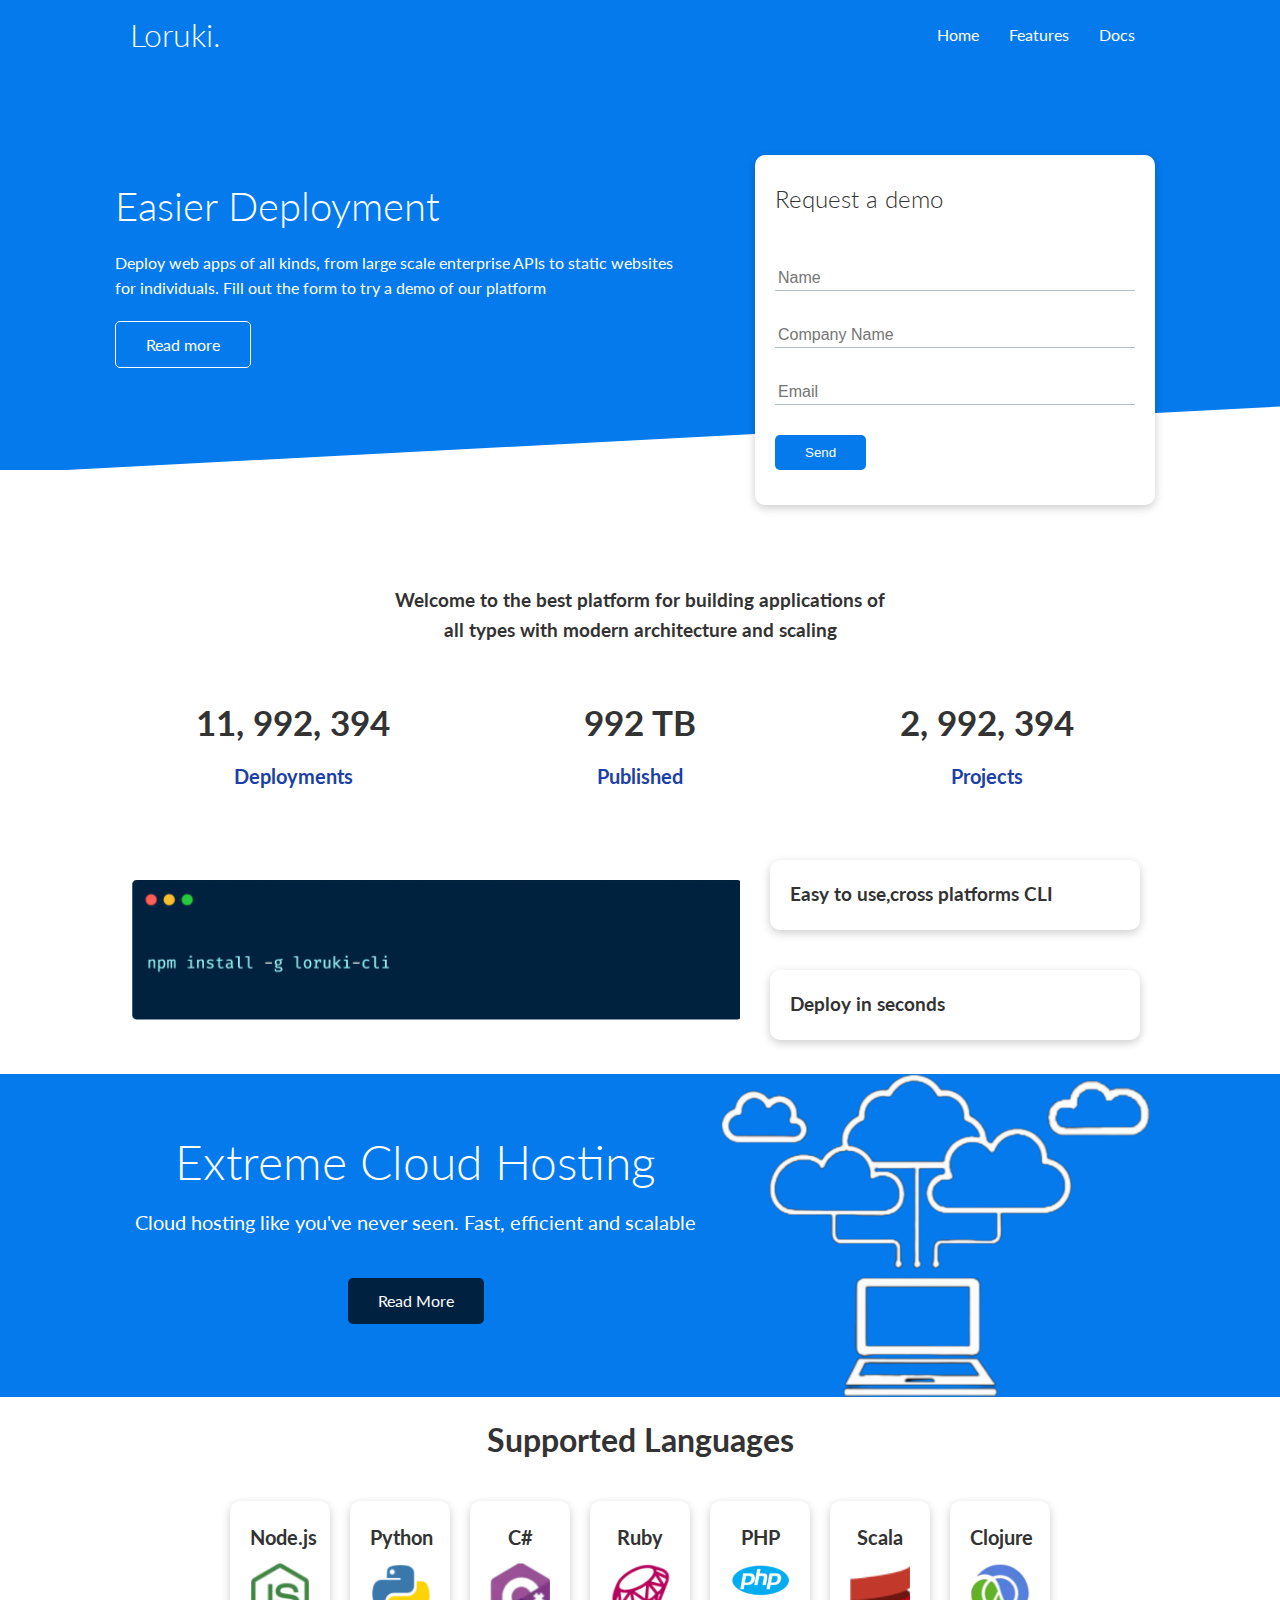
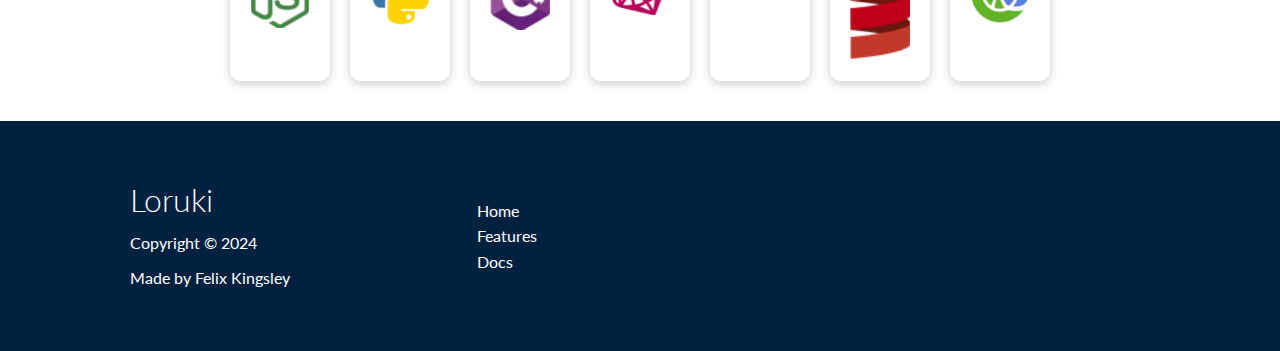
<file: index.html>
<!DOCTYPE html>
<html lang="en">
<head>
    <link rel="stylesheet" href="index.css">
    <link rel="stylesheet" href="https://cdnjs.cloudflare.com/ajax/libs/font-awesome/5.15.1/css/all.min.css" 
    integrity="sha512-+4zCK9k+qNFUR5X+cKL9EIR+ZOhtIloNl9GIKS57V1MyNsYpYcUrUeQc9vNfzsWfV28IaLL3i96P9sdNyeRssA==" 
    crossorigin="anonymous" />
    <meta charset="UTF-8">
    <meta name="viewport" content="width=device-width, initial-scale=1.0">
    <title>Loruki | Cloud Hosting For Everyone</title>
</head>
<body>    
    <!--Navbar-->
    <div class="navbar">
        <div class="container flex">
            <h1 class="logo">Loruki.</h1>
            <nav>
                <ul>
                    <li><a href="index.html">Home</a></li>
                    <li><a href="featuers.html">Features</a></li>
                    <li><a href="docs.html">Docs</a></li>
                </ul>
            </nav>
        </div>
    </div>
    <!--showcase-->
    <section class="showcase">
        <div class="container grid">
            <div class="showcase-text">
                <h1>Easier Deployment</h1>
                <p>Deploy web apps of all kinds, from large scale 
                    enterprise APIs to static websites for individuals. 
                    Fill out the form to try a demo of our platform</p>
                    <a href="featuers.html" class="btn btn-outline">Read more</a>
            </div>
            <div class="showcase-form card">
                <h2>Request a demo</h2>
                <form name="contact" netlify-honeypot="bot-field" method="POST" data-netlify="true">
                    <input type="hidden" name="form-name" value="contact">
                    <p class="hidden">
                        <label>Don’t fill this out if you're human: <input name="bot-field" /></label>
                    </p>
                    <div class="form-control">
                        <input type="text" name="name" placeholder="Name" required>
                    </div>
                    <div class="form-control">
                        <input type="text" name="company" placeholder="Company Name" required>
                    </div>
                    <div class="form-control">
                        <input type="email" name="Email" placeholder="Email" required>
                    </div>
                    <input type="submit" value="Send" class="btn btn-primary">  
                </form>
            </div>
        </div>
    </section>
    
    <!--Stats-->
    <section class="stats">
        <div class="container">
            <div class="cont-2">
                <h3 class="stats-heading text-center my-1">
                    Welcome to the best platform for building 
                    applications of all types with modern architecture and scaling
                </h3>
            </div>
            
            <div class="grid grid-3 text-center my-4">
                <div>
                    
                    <i class="fas fa-server fa-3x"></i>
                    <h3>11, 992, 394</h3>
                    <p class="text-secondary">Deployments</p>
                </div>
                <div>
                    <i class="fas fa-upload fa-3x"></i>
                    <h3>992 TB</h3>
                    <p class="text-secondary">Published</p>
                </div>
                <div>
                    <i class="fas fa-project-diagram fa-3x"></i>
                    <h3>2, 992, 394</h3>
                    <p class="text-secondary">Projects</p>
                </div>
            </div>
        </div>
    </section>
    <!--Cli-->
    <section class="cli">
        <div class="container grid">
            <img src="cli.png" alt="error">
            <div class="card">
                <h3>Easy to use,cross platforms CLI</h3>
            </div>
            <div class="card">
                <h3>Deploy in seconds</h3> 
            </div>
        </div>
    </section>

    <!-- Cloud -->
    <section class="cloud bg-primary  py-2">
        <div class="container grid">
            <div class="text-center">
                <h2 class="lg">Extreme Cloud Hosting</h2>
                <p class="lead my-1">Cloud hosting like you've never seen.
                                    Fast, efficient and scalable</p>
                <a href="featuers.html" class="btn btn-dark my-2">Read More</a>
            </div>
            <img src="cloud.png" alt="error">
        </div>
    </section>
    <!--Languages-->
    <section class="languages">
        <h2 class="md text-center my-2">Supported Languages</h2>
        <div class="container flex">
            <div class="card">
                <h4>Node.js</h4>
                <img src="node.js.png" alt="error">
            </div>
            <div class="card">
                <h4>Python</h4>
                <img src="python.png" alt="error">
            </div>
            <div class="card">
                <h4>C#</h4>
                <img src="csharp.png" alt="error">
            </div>
            <div class="card">
                <h4>Ruby</h4>
                <img src="ruby.png" alt="error">
            </div>
            <div class="card">
                <h4>PHP</h4>
                <img src="php.png" alt="error">
            </div>
            <div class="card">
                <h4>Scala</h4>
                <img src="scala.png" alt="error">
            </div>
            <div class="card">
                <h4>Clojure</h4>
                <img src="clojure.png" alt="error">
            </div>
        </div>
    </section>
    <!-- footer -->
    <footer class="footer bg-dark">
        <div class="container grid grid-3">
            <div>
                <h1>Loruki</h1>
                <p>Copyright &copy; 2024 </p>
                <P>Made by Felix Kingsley</P>
            </div>
            <nav>
                <ul>
                    
                    <li><a href="index.html">Home</a></li>
                    <li><a href="featuers.html">Features</a></li>
                    <li><a href="docs.html">Docs</a></li>
                </ul>
            </nav>
            <div class="social">
                <a href="#"><i class="fab fa-github fa-2x"></i></a>
                <a href="#"><i class="fab fa-facebook fa-2x"></i></a>
                <a href="#"><i class="fab fa-twitter fa-2x"></i></a>
                <a href="#"><i class="fab fa-instagram fa-2x"></i></a>
            </div>
        </div>
    </footer>
</body>
</html>
</file>
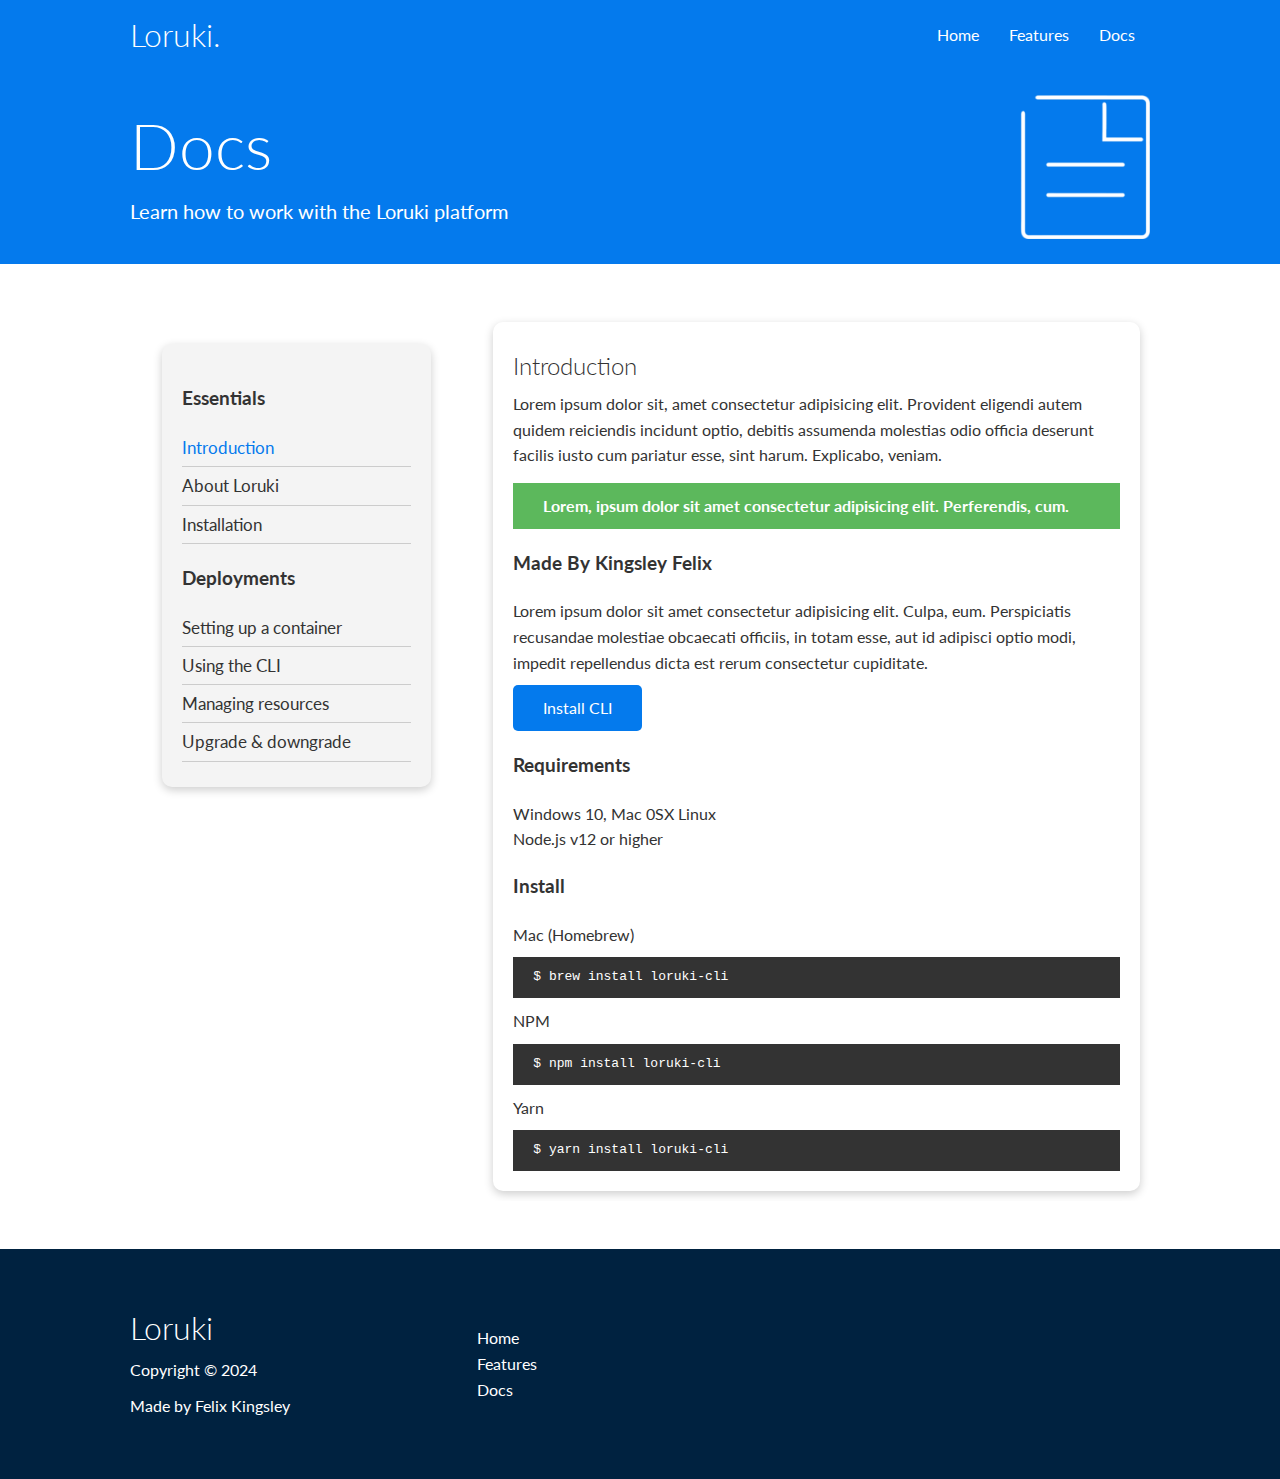
<file: docs.html>
<!DOCTYPE html>
<html lang="en">
<head>
    <link rel="stylesheet" href="index.css">
    <link rel="stylesheet" href="https://cdnjs.cloudflare.com/ajax/libs/font-awesome/5.15.1/css/all.min.css" 
    integrity="sha512-+4zCK9k+qNFUR5X+cKL9EIR+ZOhtIloNl9GIKS57V1MyNsYpYcUrUeQc9vNfzsWfV28IaLL3i96P9sdNyeRssA==" 
    crossorigin="anonymous" />
    <meta charset="UTF-8">
    <meta name="viewport" content="width=device-width, initial-scale=1.0">
    <title>Loruki | Cloud Hosting For Everyone</title>
</head>
<body>    
    <!--Navbar-->
    <div class="navbar">
        <div class="container flex">
            <h1 class="logo">Loruki.</h1>
            <nav>
                <ul>
                    <li><a href="index.html">Home</a></li>
                    <li><a href="featuers.html">Features</a></li>
                    <li><a href="docs.html">Docs</a></li>
                </ul>
            </nav>
        </div>
    </div>
    <!-- Head -->
    <section class="docks-head bg-primary">
        <div class="container grid">
            <div>
                <h1 class="xl">Docs</h1>
                <p class="lead">
                    Learn how to work with the Loruki platform

                </p>
            </div>
            <img src="docks.png" alt="error">
        </div>
    </section>

    <!-- Docks main -->
    <section class="docks-main my-4">
        <div class="container grid">
            <div class="card bg-light p-3">
                <h3 class="my-2">Essentials</h3>
                <nav>
                    <ul>
                        <li><a class="text-primary" href="#">Introduction</a></li>
                        <li><a href="#">About Loruki</a></li>
                        <li><a href="#">Installation</a></li>
                    </ul>
                    <h3 class="my-2">Deployments</h3>
                </nav>
                <nav>
                    <ul>
                        <li><a href="#">Setting up a container</a></li>
                            <li><a href="#">Using the CLI</a></li>
                            <li><a href="#">Managing resources</a></li>
                            <li><a href="#">Upgrade & downgrade</a></li>

                    </ul>
                </nav>
            </div>
            <div class="card">
                <h2>Introduction</h2>
                <p>
                    Lorem ipsum dolor sit, amet consectetur
                    adipisicing elit. Provident eligendi autem
                    quidem reiciendis incidunt optio, debitis
                    assumenda molestias odio officia deserunt 
                    facilis iusto cum pariatur esse, sint harum.
                    Explicabo, veniam.
                </p>
                <div class="alert alert-success">
                    <i class="fas fa-info"></i>Lorem, ipsum 
                    dolor sit amet consectetur
                    adipisicing elit. Perferendis, cum.
                </div>

                <h3>Made By Kingsley Felix</h3>
                <p>Lorem ipsum dolor sit amet 
                    consectetur adipisicing elit. Culpa, eum. 
                    Perspiciatis recusandae molestiae obcaecati 
                    officiis, in totam esse, aut id adipisci optio 
                    modi, impedit repellendus dicta est rerum 
                    consectetur cupiditate.</p>
                <a href="#" class="btn btn-primary">Install CLI</a>

                <h3>Requirements</h3>
                <ul>
                    <li>Windows 10, Mac 0SX Linux</li>
                    <li>Node.js v12 or higher</li>
                </ul>

                <h3>Install</h3>
                <p>Mac (Homebrew)</p>
                <pre><code>$ brew install loruki-cli</code></pre>
                <p>NPM</p>
                <pre><code>$ npm install loruki-cli</code></pre>
                <p>Yarn</p>
                <pre><code>$ yarn install loruki-cli</code></pre>
            </div>
        </div>
    </section>

    <!-- footer -->
    <footer class="footer bg-dark">
        <div class="container grid grid-3">
            <div>
                <h1>Loruki</h1>
                <p>Copyright &copy; 2024 </p>
                <P>Made by Felix Kingsley</P>
            </div>
            <nav>
                <ul>
                    
                    <li><a href="index.html">Home</a></li>
                    <li><a href="featuers.html">Features</a></li>
                    <li><a href="docs.html">Docs</a></li>
                </ul>
            </nav>
            <div class="social">
                <a href="#"><i class="fab fa-github fa-2x"></i></a>
                <a href="#"><i class="fab fa-facebook fa-2x"></i></a>
                <a href="#"><i class="fab fa-twitter fa-2x"></i></a>
                <a href="#"><i class="fab fa-instagram fa-2x"></i></a>
            </div>
        </div>
    </footer>
</body>
</html>
</file>
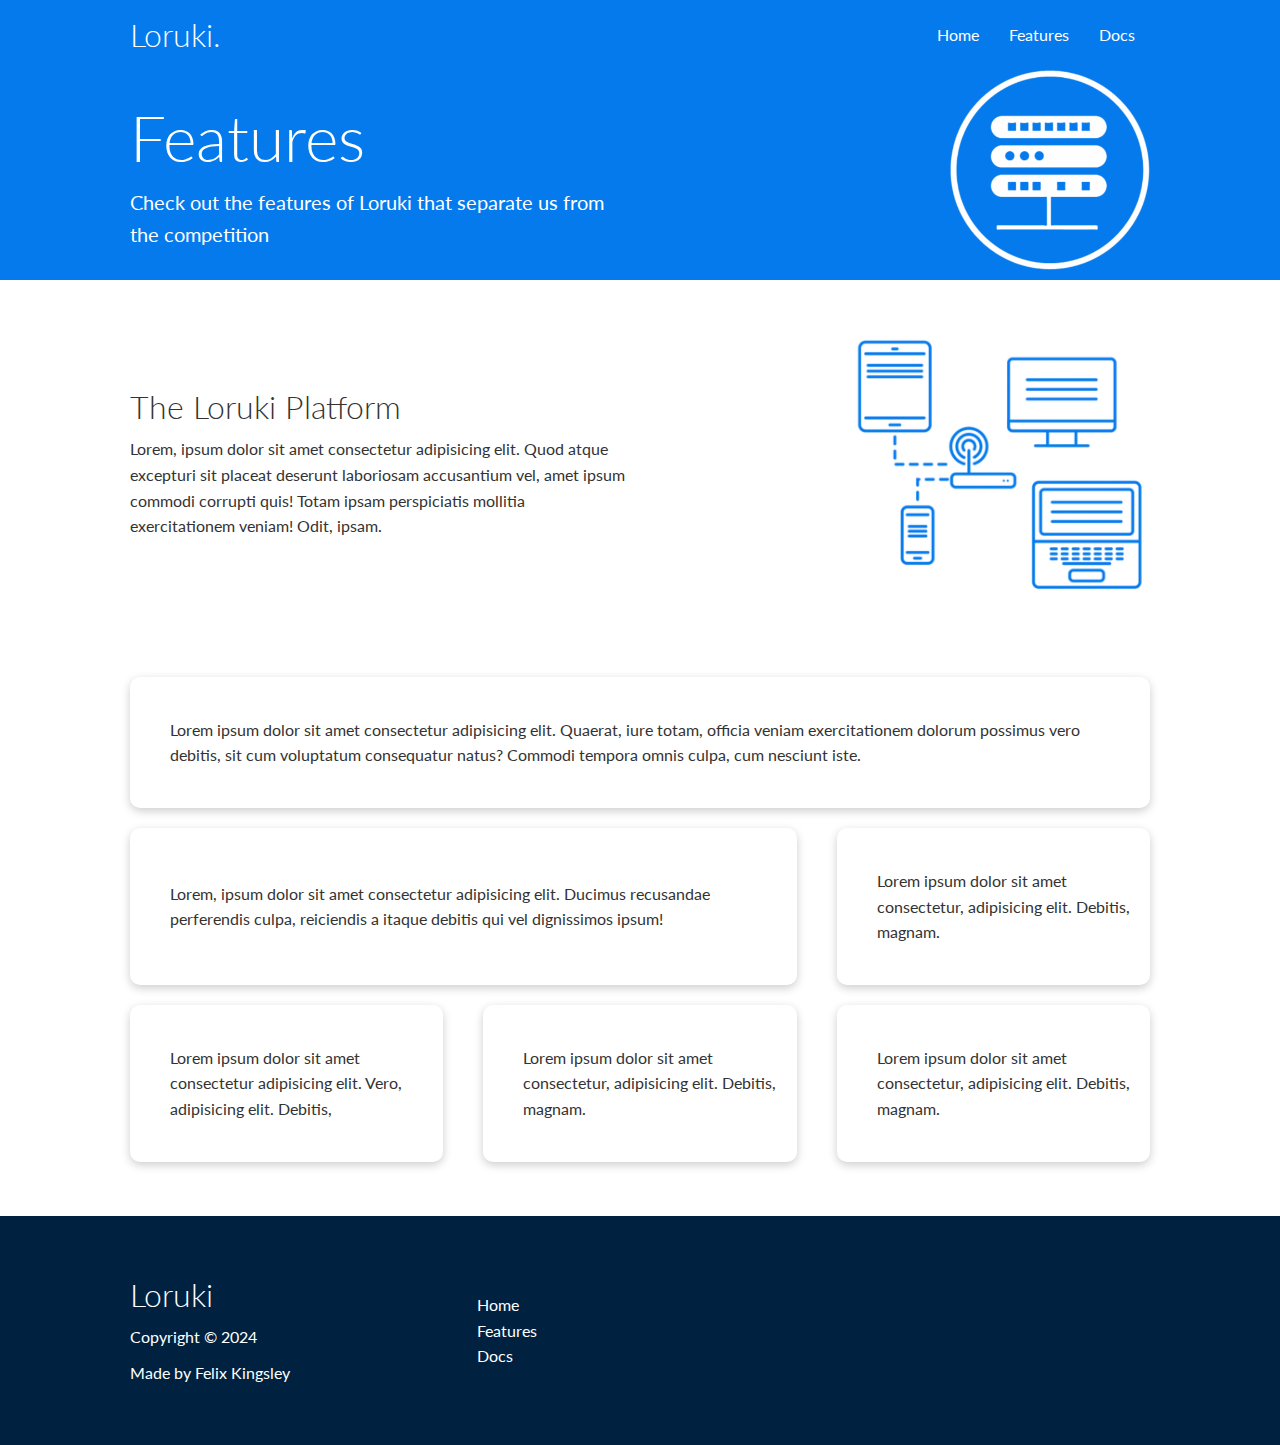
<file: featuers.html>
<!DOCTYPE html>
<html lang="en">
<head>
    <link rel="stylesheet" href="index.css">
    <link rel="stylesheet" href="https://cdnjs.cloudflare.com/ajax/libs/font-awesome/5.15.1/css/all.min.css" 
    integrity="sha512-+4zCK9k+qNFUR5X+cKL9EIR+ZOhtIloNl9GIKS57V1MyNsYpYcUrUeQc9vNfzsWfV28IaLL3i96P9sdNyeRssA==" 
    crossorigin="anonymous" />
    <meta charset="UTF-8">
    <meta name="viewport" content="width=device-width, initial-scale=1.0">
    <title>Loruki | Cloud Hosting For Everyone</title>
</head>
<body>    
    <!--Navbar-->
    <div class="navbar">
        <div class="container flex">
            <h1 class="logo">Loruki.</h1>
            <nav>
                <ul>
                    <li><a href="index.html">Home</a></li>
                    <li><a href="featuers.html">Features</a></li>
                    <li><a href="docs.html">Docs</a></li>
                </ul>
            </nav>
        </div>
    </div>
    <!-- Head -->
    <section class="features-head bg-primary">
        <div class="container grid">
            <div>
                <h1 class="xl">Features</h1>
                <p class="lead">
                    Check out the features of Loruki that separate us from the
                    competition

                </p>
            </div>
            <img src="server.png" alt="error">
        </div>
    </section>

    <!-- Sub head -->
    <section class="features-sub-head py-3">
        <div class="container grid">
            <div>
                <h1 class="md">The Loruki Platform</h1>
                <p>
                    Lorem, ipsum dolor sit amet consectetur 
                    adipisicing elit. Quod atque excepturi 
                    sit placeat deserunt laboriosam 
                    accusantium vel, amet ipsum commodi 
                    corrupti quis! Totam ipsam perspiciatis 
                    mollitia exercitationem veniam! Odit, 
                    ipsam.

                </p>
            </div>
            <img src="server2.png" alt="error">
        </div>
    </section>

    <section class="features-main my-2">
        <div class="container grid grid-3">
            <div class="card flex">
            <i class="fas fa-server fa-3x"></i>
                <p>Lorem ipsum dolor sit amet consectetur 
                    adipisicing elit. Quaerat, iure totam, 
                    officia veniam exercitationem dolorum 
                    possimus vero debitis, sit cum voluptatum 
                    consequatur natus? Commodi tempora omnis 
                    culpa, cum nesciunt iste.
                </p>
            </div>
            <div class="card flex">
                <i class="fas fa-network-wired fa-3x"></i>
                <p>
                    Lorem, ipsum dolor sit amet consectetur adipisicing elit. Ducimus
                    recusandae perferendis culpa, reiciendis a itaque debitis qui vel
                    dignissimos ipsum!
                </p>
            </div>
            <div class="card flex">
                <i class="fas fa-laptop-code fa-3x"></i>
                <p>
                    Lorem ipsum dolor sit amet consectetur, adipisicing elit. Debitis,
                    magnam.
                </p>
            </div>
            <div class="card flex">
                <i class="fas fa-database fa-3x"></i>
                <p>
                    Lorem ipsum dolor sit amet consectetur adipisicing elit. Vero, adipisicing elit. Debitis,
                </p>
            </div>
            <div class="card flex">
                <i class="fas fa-power-off fa-3x"></i>
                <p>
                    Lorem ipsum dolor sit amet consectetur, adipisicing elit. Debitis,
                    magnam.
                </p>
            </div>
            <div class="card flex">
                <i class="fas fa-upload fa-3x"></i>
                <p>
                    Lorem ipsum dolor sit amet consectetur, adipisicing elit. Debitis,
                    magnam.
                </p>
            </div>

        </div>
    </section>
    <!-- footer -->
    <footer class="footer bg-dark">
        <div class="container grid grid-3">
            <div>
                <h1>Loruki</h1>
                <p>Copyright &copy; 2024 </p>
                <P>Made by Felix Kingsley</P>
            </div>
            <nav>
                <ul>
                    
                    <li><a href="index.html">Home</a></li>
                    <li><a href="featuers.html">Features</a></li>
                    <li><a href="docs.html">Docs</a></li>
                </ul>
            </nav>
            <div class="social">
                <a href="#"><i class="fab fa-github fa-2x"></i></a>
                <a href="#"><i class="fab fa-facebook fa-2x"></i></a>
                <a href="#"><i class="fab fa-twitter fa-2x"></i></a>
                <a href="#"><i class="fab fa-instagram fa-2x"></i></a>
            </div>
        </div>
    </footer>
</body>
</html>
</file>
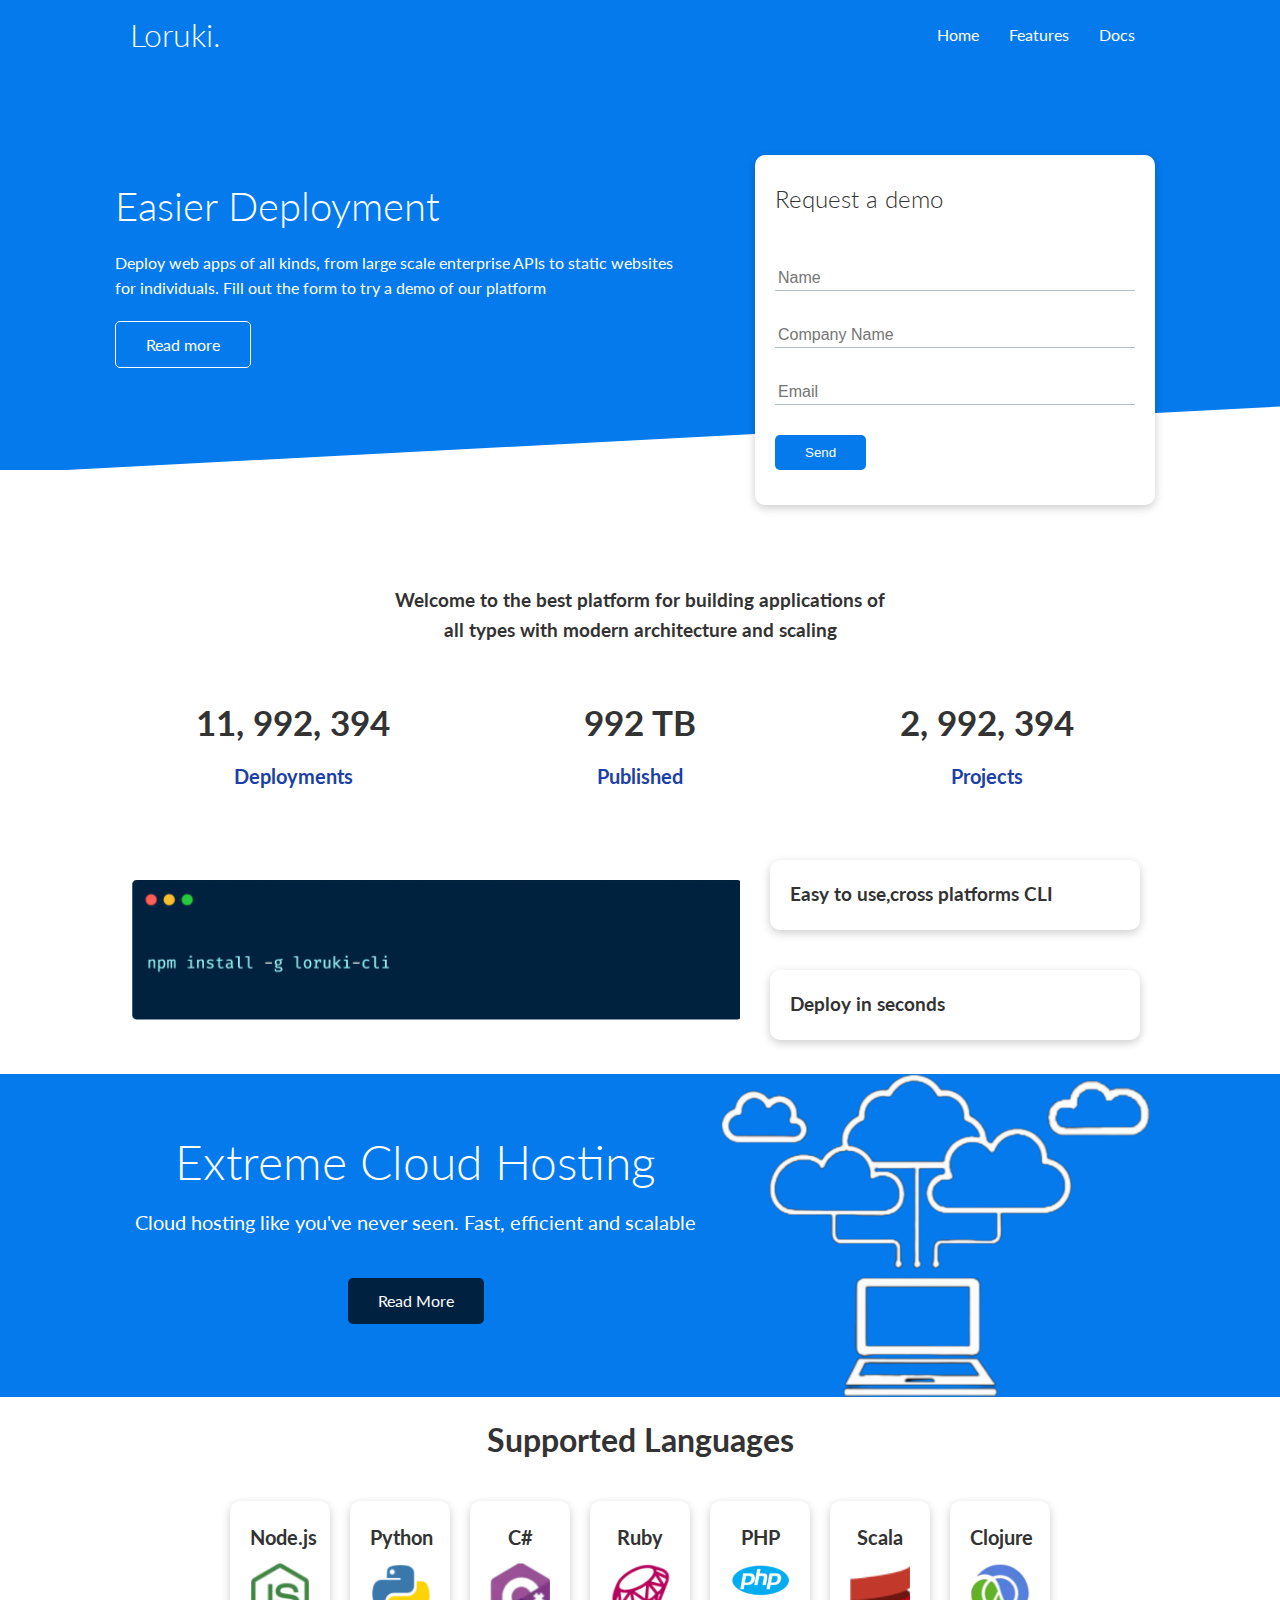
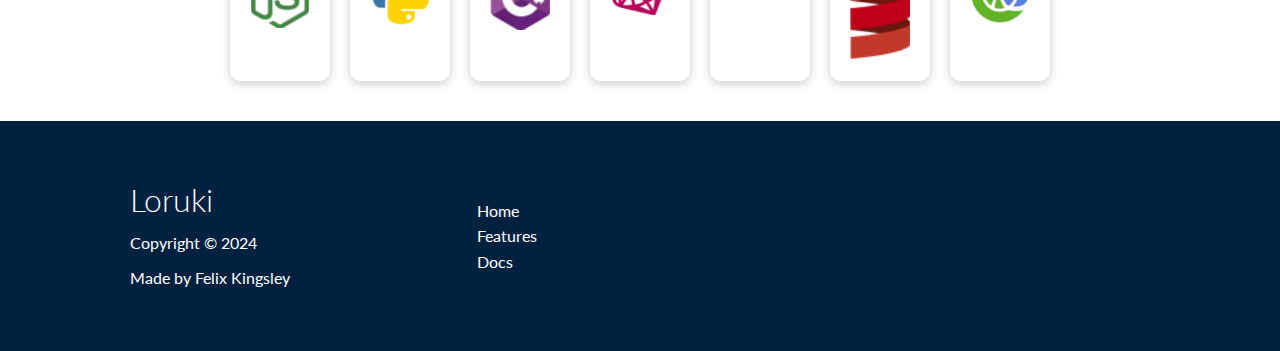
<file: playground1.html>
<!DOCTYPE html>
<html lang="en">
<head>
    <link rel="stylesheet" href="playground1.css">
    <link rel="stylesheet" href="https://cdnjs.cloudflare.com/ajax/libs/font-awesome/5.15.1/css/all.min.css" 
    integrity="sha512-+4zCK9k+qNFUR5X+cKL9EIR+ZOhtIloNl9GIKS57V1MyNsYpYcUrUeQc9vNfzsWfV28IaLL3i96P9sdNyeRssA==" 
    crossorigin="anonymous" />
    <meta charset="UTF-8">
    <meta name="viewport" content="width=device-width, initial-scale=1.0">
    <title>Loruki | Cloud Hosting For Everyone</title>
</head>
<body>    
    <!--Navbar-->
    <div class="navbar">
        <div class="container flex">
            <h1 class="logo">Loruki.</h1>
            <nav>
                <ul>
                    <li><a href="playground1.html">Home</a></li>
                    <li><a href="featuers.html">Features</a></li>
                    <li><a href="docs.html">Docs</a></li>
                </ul>
            </nav>
        </div>
    </div>
    <!--showcase-->
    <section class="showcase">
        <div class="container grid">
            <div class="showcase-text">
                <h1>Easier Deployment</h1>
                <p>Deploy web apps of all kinds, from large scale 
                    enterprise APIs to static websites for individuals. 
                    Fill out the form to try a demo of our platform</p>
                    <a href="featuers.html" class="btn btn-outline">Read more</a>
            </div>
            <div class="showcase-form card">
                <h2>Request a demo</h2>
                <form name="contact" netlify-honeypot="bot-field" method="POST" data-netlify="true">
                    <input type="hidden" name="form-name" value="contact">
                    <p class="hidden">
                        <label>Don’t fill this out if you're human: <input name="bot-field" /></label>
                    </p>
                    <div class="form-control">
                        <input type="text" name="name" placeholder="Name" required>
                    </div>
                    <div class="form-control">
                        <input type="text" name="company" placeholder="Company Name" required>
                    </div>
                    <div class="form-control">
                        <input type="email" name="Email" placeholder="Email" required>
                    </div>
                    <input type="submit" value="Send" class="btn btn-primary">  
                </form>
            </div>
        </div>
    </section>
    
    <!--Stats-->
    <section class="stats">
        <div class="container">
            <div class="cont-2">
                <h3 class="stats-heading text-center my-1">
                    Welcome to the best platform for building 
                    applications of all types with modern architecture and scaling
                </h3>
            </div>
            
            <div class="grid grid-3 text-center my-4">
                <div>
                    
                    <i class="fas fa-server fa-3x"></i>
                    <h3>11, 992, 394</h3>
                    <p class="text-secondary">Deployments</p>
                </div>
                <div>
                    <i class="fas fa-upload fa-3x"></i>
                    <h3>992 TB</h3>
                    <p class="text-secondary">Published</p>
                </div>
                <div>
                    <i class="fas fa-project-diagram fa-3x"></i>
                    <h3>2, 992, 394</h3>
                    <p class="text-secondary">Projects</p>
                </div>
            </div>
        </div>
    </section>
    <!--Cli-->
    <section class="cli">
        <div class="container grid">
            <img src="cli.png" alt="error">
            <div class="card">
                <h3>Easy to use,cross platforms CLI</h3>
            </div>
            <div class="card">
                <h3>Deploy in seconds</h3> 
            </div>
        </div>
    </section>

    <!-- Cloud -->
    <section class="cloud bg-primary  py-2">
        <div class="container grid">
            <div class="text-center">
                <h2 class="lg">Extreme Cloud Hosting</h2>
                <p class="lead my-1">Cloud hosting like you've never seen.
                                    Fast, efficient and scalable</p>
                <a href="featuers.html" class="btn btn-dark my-2">Read More</a>
            </div>
            <img src="cloud.png" alt="error">
        </div>
    </section>
    <!--Languages-->
    <section class="languages">
        <h2 class="md text-center my-2">Supported Languages</h2>
        <div class="container flex">
            <div class="card">
                <h4>Node.js</h4>
                <img src="node.js.png" alt="error">
            </div>
            <div class="card">
                <h4>Python</h4>
                <img src="python.png" alt="error">
            </div>
            <div class="card">
                <h4>C#</h4>
                <img src="csharp.png" alt="error">
            </div>
            <div class="card">
                <h4>Ruby</h4>
                <img src="ruby.png" alt="error">
            </div>
            <div class="card">
                <h4>PHP</h4>
                <img src="php.png" alt="error">
            </div>
            <div class="card">
                <h4>Scala</h4>
                <img src="scala.png" alt="error">
            </div>
            <div class="card">
                <h4>Clojure</h4>
                <img src="clojure.png" alt="error">
            </div>
        </div>
    </section>
    <!-- footer -->
    <footer class="footer bg-dark">
        <div class="container grid grid-3">
            <div>
                <h1>Loruki</h1>
                <p>Copyright &copy; 2024 </p>
                <P>Made by Felix Kingsley</P>
            </div>
            <nav>
                <ul>
                    
                    <li><a href="playground1.html">Home</a></li>
                    <li><a href="featuers.html">Features</a></li>
                    <li><a href="docs.html">Docs</a></li>
                </ul>
            </nav>
            <div class="social">
                <a href="#"><i class="fab fa-github fa-2x"></i></a>
                <a href="#"><i class="fab fa-facebook fa-2x"></i></a>
                <a href="#"><i class="fab fa-twitter fa-2x"></i></a>
                <a href="#"><i class="fab fa-instagram fa-2x"></i></a>
            </div>
        </div>
    </footer>
</body>
</html>
</file>
<file: index.css>
@import url('https://fonts.googleapis.com/css2?family=Lato:wght@300&display=swap');
:root{
    --primary-color: #047aed;
    --secondary-color: #1c3fa8;
    --dark-color: #002240;
    --light-color: #f4f4f4;
    --success-color: #5cb85c;
    --error-color: #d9534f;
}
* {
    box-sizing: border-box;
    padding: 0;
    margin: 0;
}

body {
    font-family: 'Lato', sans-serif;
    color: #333;
    line-height: 1.6;
}

ul {
    list-style-type: none;
}

a {
    text-decoration: none;
    color: #333;
}
h1,
h2 {
    font-weight: 300;
    line-height: 1.2;
    margin: 10px 0;
}

p {
    margin: 10px 0;
}

img {
    width: 100%;
}

code,
pre{
    background: #333;
    color: #fff;
    padding: 10px;
}

.hidden{
    visibility: hidden;
    height: 0;
}

/* Navbar */
.navbar {
    background-color: var(--primary-color);
    color: #fff;
    height: 70px;
}
.navbar .flex {
    justify-content: space-between;
}

.navbar ul{
    display: flex;
}

.navbar a{
    color: #fff;
    padding: 10px;
    margin: 0 5px;
}

.navbar a:hover{
    border-bottom: 2px #fff solid;
    /*color: blue;*/
}
/*Showcase*/
.showcase{
    height: 400px;
    background-color: var(--primary-color);
    color: #fff;
    position: relative;
}

.showcase h1{
    font-size: 40px;
}

.showcase p {
    margin: 20px 0;
}

.showcase .grid{
    overflow: visible;
    grid-template-columns: 55% 45%;
    gap: 30px;
}

.showcase-text{
    animation: slidInFromLeft 1s ease-in;
}

.showcase-form{
    position: relative;
    top: 60px;
    height: 350px;
    width: 400px;
    padding: 40px;
    z-index: 100;
    justify-self: flex-end;
    animation: slidInFromRight 1s ease-in;
}

.showcase-form .form-control{
    margin: 30px 0;
}

.showcase-form input[type="text"],
.showcase-form input[type="email"]{
    border: 0;
    border-bottom: 1px solid #b4becb;
    width: 100px;
    padding: 3px;
    font-size: 16px;
    width: 100%;
}

.showcase-form input:focus{
    outline: none;
}

.showcase::after{
    content: '';
    position: absolute;
    height: 100px;
    width: 100%;
    bottom: -70px;
    right: 0;
    left: 0;
    background: #fff;
    transform: skewY(-3deg);
    -webkit-transform: skewY(-3deg);
    -moz-transform: skewY(-3deg);
    -ms-transform: skewY(-3deg);
}

/*Stats*/
.stats{
    padding-top: 100px;
    animation: slidInFromBottom 1s ease-in;

}

.cont-2{
    width: 500px;
    margin: auto;
}

.stats-heading{
    max-width: 500px;
    text-align: center;
}

.stats .grid h3{
    font-size: 35px;
    text-align: center;
}

.stats .grid p{
    font-size: 20px;
    font-weight: bold;
    text-align: center;
}

/*Utilities*/
.container{
    max-width: 1100px;
    margin: 0 auto;
    overflow: auto;
    padding: 0 40px;
}

.card{
    background-color: #fff;
    color: #333;
    border-radius: 10px;
    box-shadow: 0 3px 10px rgba(0, 0, 0, 0.2);
    padding: 20px;
    margin: 10px;
}

.btn{
    display: inline-block;
    padding: 10px 30px;
    color: #fff;
    background-color: var(--primary-color);
    cursor: pointer;
    border: none;
    border-radius: 5px;
}

.btn-outline{
    background-color: transparent;
    border: 1px solid #fff;
}

.btn:hover{
    transform: scale(0.98);
}

/*Backgrounds & colored buttons*/ 
.bg-primary,
.btn-primary{
    background-color: var(--primary-color);
    color: #fff;
}

.bg-secondary,
.btn-secondary{
    background-color: var(--secondary-color);
    color: #fff;
}

.bg-dark,
.btn-dark{
    background-color: var(--dark-color);
    color: #fff;
}

.bg-light,
.btn-light{
    background-color: var(--light-color);
    color: #333;
}

.bg-secondary a,
.btn-secondary a,
.bg-secondary a,
.btn-secondary a,
.bg-dark a,
.btn-dark a{
    color: #fff;
}

/* Text colors*/ 
.text-primary{
    color: var(--primary-color);
}

.text-secondary{
    color: var(--secondary-color);
}

.text-dark{
    color: var(--dark-color);
}

.text-light{
    background-color: var(--light-color);
    color: #333;
}

/*Text Sizes*/

.lead{
    font-size: 20px;
}

.sm{
    font-size: 1rem;
}

.md{
    font-size: 2rem;
}

.lg{
    font-size: 3rem;
}

.xl{
    font-size: 4rem;
}

.text-center{
    text-align: center;
}

/* Alert */
.alert{
    background-color: var(--light-color);
    padding: 10px 20px;
    font-weight: bold;
    margin: 15px 0;
}

.alert i{
    margin-right: 10px;
}

.alert-success{
    background-color: var(--success-color);
    color: #fff;
}

.alert-error{
    background-color: var(--error-color);
    color: #fff;
}

.flex{
    display: flex;
    justify-content: center;
    align-items: center;
    height: 100%;
}

.grid{
    display: grid;
    grid-template-columns: repeat(2, 1fr);
    gap: 20px;
    justify-content: center;
    align-items: center;
    height: 100%;
}



.grid-3{
    grid-template-columns: repeat(3, 1fr);
}

/* cli */
.cli .grid{
    grid-template-columns: repeat(3, 1fr);
    grid-template-rows: repeat(2, 1fr);
}

.cli .card{
    width: 370px;
}

.cli .grid > *:first-child{
    grid-column: 1/span 2;
    grid-row: 1/span 2;
}

/* Cloud */
.cloud .grid{
    grid-template-columns: 4fr 3fr;
}

/* Languages */
.languages h2{
    font-weight: bolder;
}
.languages .flex{
    flex-wrap: wrap;
}
.languages .card{
    height: 180px;
    width: 100px;
    text-align: center;
    margin: 18px 10px 40px;
    transition: transform 0.4s ease-in;
}

.pool{
    background-color: var(--primary-color);
}

.languages .card h4{
    font-size: 20px;
    margin-bottom: 10px;
}

.languages .card:hover{
    transform: translateY(-15px);
}

/* Features */
.features-head img,
.docks-head img{
    width: 200px;
    justify-self: flex-end;
    margin-bottom: 10px;
}

.docks-head img{
    width: 130px;
    justify-self: flex-end;
    margin: 25px 0;
}

.features-sub-head img{
    width: 300px;
    justify-self: flex-end;
}

.features-main .card > i{
    margin-right: 20px;
}

.features-main .grid{
    padding: 30px;
}

.features-main .grid > *:first-child{
    grid-column: 1/span 3;
}

.features-main .grid > *:nth-child(2){
    grid-column: 1/span 2;
}

/* Docks */
.docks-main h3{
    margin: 20px 0;
}

.docks-main .grid{
    grid-template-columns: 1fr 2fr;
    align-items: flex-start;
}

.docks-main nav li{
    font-size: 17px;
    padding-bottom: 5px;
    margin-bottom: 5px;
    border-bottom: 1px #ccc solid;
}

.docks-main a:hover{
    font-weight: bold;
}

/* Footer */
footer{
    padding: 50px;
}

.footer .social a{
    margin: 0 10px;
}

/* Tablets and under */
@media(max-width: 768px){
        .grid,
        .showcase .grid,
        .stats .grid,
        .cli .grid,
        .cloud .grid,
        .features-main .grid,
        .docks-main .grid{
            grid-template-columns: 1fr;
            grid-template-rows: 1fr;
        }
        .showcase{
            height: auto;
            box-sizing: border-box;
        }




        .showcase-text{
            text-align: center;
            margin-top: 40px;
        }

        .showcase-form{
            justify-self: center;
            margin: auto;
            animation: slidInFromBottom 1s ease-in;
        }

        .cli .grid > *:first-child{
            grid-column: 1;
            grid-row: 1;
        }

        .features-head,
        .features-sub-head,
        .docks-head{
            text-align: center;
        }

        .features-head img,
        .features-sub-head img,
        .docks-head img{
            justify-self: center;
        }

        .features-main .grid > *:first-child,
        .features-main .grid > *:nth-child(2){
            grid-column: 1;
        }
}

/* Animations*/

@keyframes slidInFromLeft{
    0%{
        transform: translateX(-100%);
    }

    100%{
        transform: translateX(0);
    }
}

@keyframes slidInFromRight{
    0%{
        transform: translateX(100%);
    }

    100%{
        transform: translateX(0);
    }
}

@keyframes slidInFromTop{
    0%{
        transform: translateY(-100%);
    }

    100%{
        transform: translateX(0);
    }
}

@keyframes slidInFromBottom{
    0%{
        transform: translateY(100%);
    }

    100%{
        transform: translateX(0);
    }
}

/* Mobile */
@media(max-width: 500px){

    
    .navbar{
        height: 110px;
    }

    .navbar .flex{
        flex-direction: column;
    }

    .navbar ul{
        padding: 10px;
        background-color: rgba(0,0,0,0.1);
    }
}

@media screen and (max-width: 450px){
        .showcase .showcase-text{
            max-width: 355px;
        }

        .showcase-form{
            max-width: 355px;
        }

        .cont-2{
            max-width: 300px;
            text-align: center;
        }
        
        .cli img{
            max-width: 90%;
            margin-left: 20px;
        }

        .cli .card{
            max-width: 350px;
        }
}

/*Margin*/

.my-1{
    margin: 1rem 0;
}

.my-2{
    margin: 1.5rem 0;
}

.my-3{
    margin: 2rem 0;
}

.my-4{
    margin: 3rem 0;
}

.my-5{
    margin: 4rem 0;
}

.m-1{
    margin: 1rem;
}

.m-2{
    margin: 1.5rem;
}

.m-3{
    margin: 2rem;
}

.m-4{
    margin: 3rem;
}

.m-5{
    margin: 4rem;
}

/*Padding*/

.py-1{
    margin: 1rem 0;
}

.py-2{
    margin: 1.5rem 0;
}

.py-3{
    margin: 2rem 0;
}

.py-4{
    margin: 3rem 0;
}

.py-5{
    margin: 4rem 0;
}

.p-1{
    margin: 1rem;
}

.p-2{
    margin: 1.5rem;
}

.p-3{
    margin: 2rem;
}

.p-4{
    margin: 3rem;
}

.p-5{
    margin: 4rem;
}
</file>
<file: playground1.css>
@import url('https://fonts.googleapis.com/css2?family=Lato:wght@300&display=swap');
:root{
    --primary-color: #047aed;
    --secondary-color: #1c3fa8;
    --dark-color: #002240;
    --light-color: #f4f4f4;
    --success-color: #5cb85c;
    --error-color: #d9534f;
}
* {
    box-sizing: border-box;
    padding: 0;
    margin: 0;
}

body {
    font-family: 'Lato', sans-serif;
    color: #333;
    line-height: 1.6;
}

ul {
    list-style-type: none;
}

a {
    text-decoration: none;
    color: #333;
}
h1,
h2 {
    font-weight: 300;
    line-height: 1.2;
    margin: 10px 0;
}

p {
    margin: 10px 0;
}

img {
    width: 100%;
}

code,
pre{
    background: #333;
    color: #fff;
    padding: 10px;
}

.hidden{
    visibility: hidden;
    height: 0;
}

/* Navbar */
.navbar {
    background-color: var(--primary-color);
    color: #fff;
    height: 70px;
}
.navbar .flex {
    justify-content: space-between;
}

.navbar ul{
    display: flex;
}

.navbar a{
    color: #fff;
    padding: 10px;
    margin: 0 5px;
}

.navbar a:hover{
    border-bottom: 2px #fff solid;
    /*color: blue;*/
}
/*Showcase*/
.showcase{
    height: 400px;
    background-color: var(--primary-color);
    color: #fff;
    position: relative;
}

.showcase h1{
    font-size: 40px;
}

.showcase p {
    margin: 20px 0;
}

.showcase .grid{
    overflow: visible;
    grid-template-columns: 55% 45%;
    gap: 30px;
}

.showcase-text{
    animation: slidInFromLeft 1s ease-in;
}

.showcase-form{
    position: relative;
    top: 60px;
    height: 350px;
    width: 400px;
    padding: 40px;
    z-index: 100;
    justify-self: flex-end;
    animation: slidInFromRight 1s ease-in;
}

.showcase-form .form-control{
    margin: 30px 0;
}

.showcase-form input[type="text"],
.showcase-form input[type="email"]{
    border: 0;
    border-bottom: 1px solid #b4becb;
    width: 100px;
    padding: 3px;
    font-size: 16px;
    width: 100%;
}

.showcase-form input:focus{
    outline: none;
}

.showcase::after{
    content: '';
    position: absolute;
    height: 100px;
    width: 100%;
    bottom: -70px;
    right: 0;
    left: 0;
    background: #fff;
    transform: skewY(-3deg);
    -webkit-transform: skewY(-3deg);
    -moz-transform: skewY(-3deg);
    -ms-transform: skewY(-3deg);
}

/*Stats*/
.stats{
    padding-top: 100px;
    animation: slidInFromBottom 1s ease-in;

}

.cont-2{
    width: 500px;
    margin: auto;
}

.stats-heading{
    max-width: 500px;
    text-align: center;
}

.stats .grid h3{
    font-size: 35px;
    text-align: center;
}

.stats .grid p{
    font-size: 20px;
    font-weight: bold;
    text-align: center;
}

/*Utilities*/
.container{
    max-width: 1100px;
    margin: 0 auto;
    overflow: auto;
    padding: 0 40px;
}

.card{
    background-color: #fff;
    color: #333;
    border-radius: 10px;
    box-shadow: 0 3px 10px rgba(0, 0, 0, 0.2);
    padding: 20px;
    margin: 10px;
}

.btn{
    display: inline-block;
    padding: 10px 30px;
    color: #fff;
    background-color: var(--primary-color);
    cursor: pointer;
    border: none;
    border-radius: 5px;
}

.btn-outline{
    background-color: transparent;
    border: 1px solid #fff;
}

.btn:hover{
    transform: scale(0.98);
}

/*Backgrounds & colored buttons*/ 
.bg-primary,
.btn-primary{
    background-color: var(--primary-color);
    color: #fff;
}

.bg-secondary,
.btn-secondary{
    background-color: var(--secondary-color);
    color: #fff;
}

.bg-dark,
.btn-dark{
    background-color: var(--dark-color);
    color: #fff;
}

.bg-light,
.btn-light{
    background-color: var(--light-color);
    color: #333;
}

.bg-secondary a,
.btn-secondary a,
.bg-secondary a,
.btn-secondary a,
.bg-dark a,
.btn-dark a{
    color: #fff;
}

/* Text colors*/ 
.text-primary{
    color: var(--primary-color);
}

.text-secondary{
    color: var(--secondary-color);
}

.text-dark{
    color: var(--dark-color);
}

.text-light{
    background-color: var(--light-color);
    color: #333;
}

/*Text Sizes*/

.lead{
    font-size: 20px;
}

.sm{
    font-size: 1rem;
}

.md{
    font-size: 2rem;
}

.lg{
    font-size: 3rem;
}

.xl{
    font-size: 4rem;
}

.text-center{
    text-align: center;
}

/* Alert */
.alert{
    background-color: var(--light-color);
    padding: 10px 20px;
    font-weight: bold;
    margin: 15px 0;
}

.alert i{
    margin-right: 10px;
}

.alert-success{
    background-color: var(--success-color);
    color: #fff;
}

.alert-error{
    background-color: var(--error-color);
    color: #fff;
}

.flex{
    display: flex;
    justify-content: center;
    align-items: center;
    height: 100%;
}

.grid{
    display: grid;
    grid-template-columns: repeat(2, 1fr);
    gap: 20px;
    justify-content: center;
    align-items: center;
    height: 100%;
}



.grid-3{
    grid-template-columns: repeat(3, 1fr);
}

/* cli */
.cli .grid{
    grid-template-columns: repeat(3, 1fr);
    grid-template-rows: repeat(2, 1fr);
}

.cli .card{
    width: 370px;
}

.cli .grid > *:first-child{
    grid-column: 1/span 2;
    grid-row: 1/span 2;
}

/* Cloud */
.cloud .grid{
    grid-template-columns: 4fr 3fr;
}

/* Languages */
.languages h2{
    font-weight: bolder;
}
.languages .flex{
    flex-wrap: wrap;
}
.languages .card{
    height: 180px;
    width: 100px;
    text-align: center;
    margin: 18px 10px 40px;
    transition: transform 0.4s ease-in;
}

.pool{
    background-color: var(--primary-color);
}

.languages .card h4{
    font-size: 20px;
    margin-bottom: 10px;
}

.languages .card:hover{
    transform: translateY(-15px);
}

/* Features */
.features-head img,
.docks-head img{
    width: 200px;
    justify-self: flex-end;
    margin-bottom: 10px;
}

.docks-head img{
    width: 130px;
    justify-self: flex-end;
    margin: 25px 0;
}

.features-sub-head img{
    width: 300px;
    justify-self: flex-end;
}

.features-main .card > i{
    margin-right: 20px;
}

.features-main .grid{
    padding: 30px;
}

.features-main .grid > *:first-child{
    grid-column: 1/span 3;
}

.features-main .grid > *:nth-child(2){
    grid-column: 1/span 2;
}

/* Docks */
.docks-main h3{
    margin: 20px 0;
}

.docks-main .grid{
    grid-template-columns: 1fr 2fr;
    align-items: flex-start;
}

.docks-main nav li{
    font-size: 17px;
    padding-bottom: 5px;
    margin-bottom: 5px;
    border-bottom: 1px #ccc solid;
}

.docks-main a:hover{
    font-weight: bold;
}

/* Footer */
footer{
    padding: 50px;
}

.footer .social a{
    margin: 0 10px;
}

/* Tablets and under */
@media(max-width: 768px){
        .grid,
        .showcase .grid,
        .stats .grid,
        .cli .grid,
        .cloud .grid,
        .features-main .grid,
        .docks-main .grid{
            grid-template-columns: 1fr;
            grid-template-rows: 1fr;
        }
        .showcase{
            height: auto;
            box-sizing: border-box;
        }




        .showcase-text{
            text-align: center;
            margin-top: 40px;
        }

        .showcase-form{
            justify-self: center;
            margin: auto;
            animation: slidInFromBottom 1s ease-in;
        }

        .cli .grid > *:first-child{
            grid-column: 1;
            grid-row: 1;
        }

        .features-head,
        .features-sub-head,
        .docks-head{
            text-align: center;
        }

        .features-head img,
        .features-sub-head img,
        .docks-head img{
            justify-self: center;
        }

        .features-main .grid > *:first-child,
        .features-main .grid > *:nth-child(2){
            grid-column: 1;
        }
}

/* Animations*/

@keyframes slidInFromLeft{
    0%{
        transform: translateX(-100%);
    }

    100%{
        transform: translateX(0);
    }
}

@keyframes slidInFromRight{
    0%{
        transform: translateX(100%);
    }

    100%{
        transform: translateX(0);
    }
}

@keyframes slidInFromTop{
    0%{
        transform: translateY(-100%);
    }

    100%{
        transform: translateX(0);
    }
}

@keyframes slidInFromBottom{
    0%{
        transform: translateY(100%);
    }

    100%{
        transform: translateX(0);
    }
}

/* Mobile */
@media(max-width: 500px){

    
    .navbar{
        height: 110px;
    }

    .navbar .flex{
        flex-direction: column;
    }

    .navbar ul{
        padding: 10px;
        background-color: rgba(0,0,0,0.1);
    }
}

@media screen and (max-width: 450px){
        .showcase .showcase-text{
            max-width: 355px;
        }

        .showcase-form{
            max-width: 355px;
        }

        .cont-2{
            max-width: 300px;
            text-align: center;
        }
        
        .cli img{
            max-width: 90%;
            margin-left: 20px;
        }

        .cli .card{
            max-width: 350px;
        }
}

/*Margin*/

.my-1{
    margin: 1rem 0;
}

.my-2{
    margin: 1.5rem 0;
}

.my-3{
    margin: 2rem 0;
}

.my-4{
    margin: 3rem 0;
}

.my-5{
    margin: 4rem 0;
}

.m-1{
    margin: 1rem;
}

.m-2{
    margin: 1.5rem;
}

.m-3{
    margin: 2rem;
}

.m-4{
    margin: 3rem;
}

.m-5{
    margin: 4rem;
}

/*Padding*/

.py-1{
    margin: 1rem 0;
}

.py-2{
    margin: 1.5rem 0;
}

.py-3{
    margin: 2rem 0;
}

.py-4{
    margin: 3rem 0;
}

.py-5{
    margin: 4rem 0;
}

.p-1{
    margin: 1rem;
}

.p-2{
    margin: 1.5rem;
}

.p-3{
    margin: 2rem;
}

.p-4{
    margin: 3rem;
}

.p-5{
    margin: 4rem;
}
</file>
